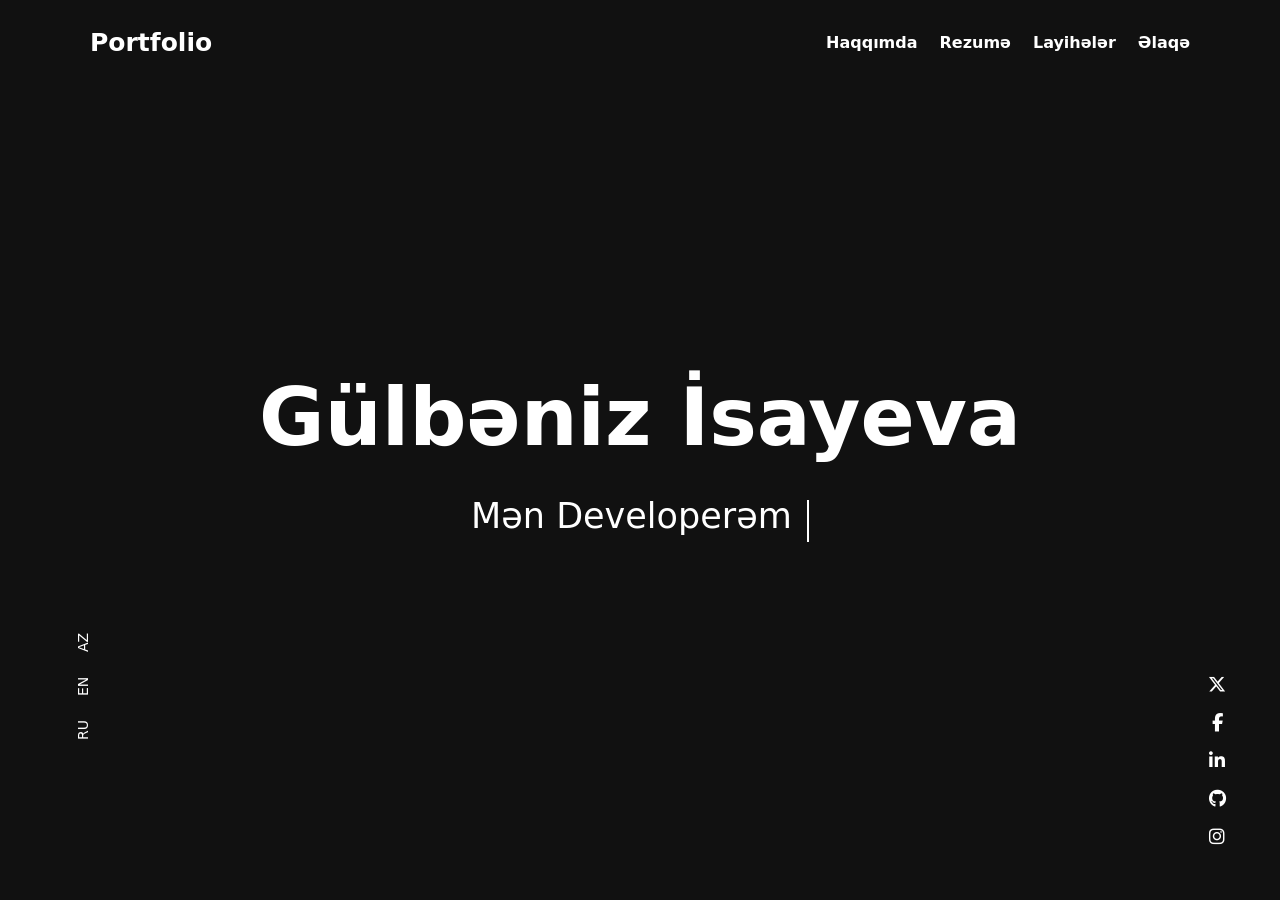
<file: index.html>
<!DOCTYPE html>
<html lang="az">
<head>
  <meta charset="UTF-8" />
  <meta name="viewport" content="width=device-width, initial-scale=1.0" />
  <title data-text="page_title">Portfolio</title>
  <link rel="stylesheet" href="./assets/scss/pages/index.css">
  <link href="https://cdnjs.cloudflare.com/ajax/libs/font-awesome/6.5.0/css/all.min.css" rel="stylesheet">
</head>
<body>
<header class="header">
  <div class="container">
    
    <a href="index.html" class="brand" data-text="brand">Portfolio</a>
  <nav class="nav">
      <a href="./about.html"    class="transition-link" data-text="nav_about">About</a>
      <a href="./resume.html"   class="transition-link" data-text="nav_resume">Resume</a>
      <a href="./projects.html" class="transition-link" data-text="nav_projects">Projects</a>
      <a href="./contact.html"  class="transition-link" data-text="nav_contact">Contact</a>
    </nav>
  </div>
  <div class="page-transition active from-top" aria-hidden="true"></div>
</header>

<ul class="lang">
  <li><a href="#" data-lang="az"><span data-text="lang_az">AZ</span></a></li>
  <li><a href="#" data-lang="en"><span data-text="lang_en">EN</span></a></li>
  <li><a href="#" data-lang="ru"><span data-text="lang_ru">RU</span></a></li>
</ul>
<div class="social">
  <a href="https://x.com/" target="_blank" aria-label="Twitter"><i class="fa-brands fa-x-twitter"></i></a>
  <a href="https://www.facebook.com/" target="_blank" aria-label="Facebook"><i class="fa-brands fa-facebook-f"></i></a>
  <a href="https://www.linkedin.com/" target="_blank" aria-label="LinkedIn"><i class="fa-brands fa-linkedin-in"></i></a>
  <a href="https://github.com/" target="_blank" aria-label="GitHub"><i class="fa-brands fa-github"></i></a>
  <a href="https://www.instagram.com/" target="_blank" aria-label="Instagram"><i class="fa-brands fa-instagram"></i></a>
</div>

<main class="hero">
  <div class="hero-content">
    <h1 class="hero-title" data-text="home_title">Gulbeniz Isayeva</h1>
    <p class="hero-subtitle">
      <span data-text="home_im">I'm a</span>
      <span> </span>
      <span id="role"></span><span class="cursor"></span>
    </p>
  </div>
</main>
<script type="module" src="./assets/js/lang/translate.js"></script>
<script type="module" src="./assets/js/index.js"></script>
</body>
</html>
</file>
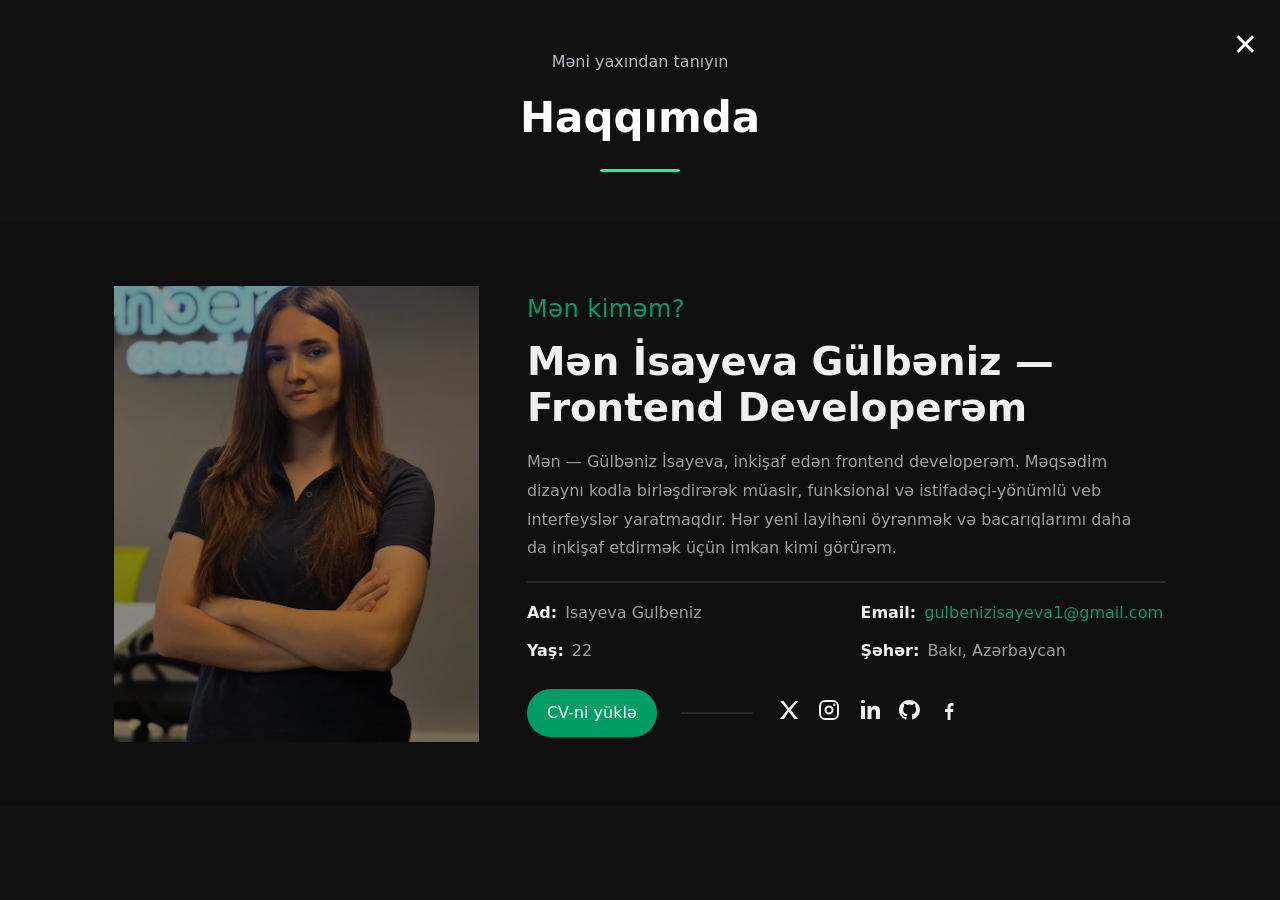
<file: about.html>
<!DOCTYPE html>
<html lang="az">
<head>
  <meta charset="UTF-8" />
  <meta name="viewport" content="width=device-width, initial-scale=1.0" />
  <link rel="stylesheet" href="./assets/scss/pages/index.css">
  <link href="https://fonts.googleapis.com/css2?family=Inter:ital,opsz,wght@0,14..32,100..900;1,14..32,100..900&family=Montserrat:ital,wght@0,100..900;1,100..900&family=Poppins:ital,wght@0,100;0,200;0,300;0,400;0,500;0,600;0,700;0,800;0,900;1,100;1,200;1,300;1,400;1,500;1,600;1,700;1,800;1,900&family=Roboto:ital,wght@0,233;1,233&display=swap" rel="stylesheet"/>
  <link rel="stylesheet" href="https://cdnjs.cloudflare.com/ajax/libs/font-awesome/6.5.1/css/all.min.css"/>
  <title>About</title>
  <link rel="shortcut icon" href="./assets/icons/favicon.ico" type="image/x-icon">
</head>

<body>
  <section class="contact-hero">
    <p class="ch-sub" data-text="about_hero_sub">Get to know me</p>
    <h1 class="ch-title" data-text="about_hero_title">About me</h1>
    <div class="ch-decor"><span></span><i></i></div>
  </section>

  <a href="./index.html" class="close-btn" aria-label="Close">✕</a>

 
  <section class="about" id="about">
    <div class="about__wrap container">

      <!-- <figure class="about__photo">
        <img src="./assets/image/profil.image.jpg" alt="Isayeva Gulbeniz">
      </figure>

      <div class="about__content">
        <p class="eyebrow" data-text="about_eyebrow">Who am I?</p>

        <h1 class="about__title" data-text="about_title">
          I’m Isayeva Gulbeniz — a Frontend Developer
        </h1>

        <p class="about__lead" data-text="about_lead">
          I'am Gulbeniz Isayeva — a growing frontend developer. My goal is to combine design with code to create modern, functional, and user-friendly web interfaces. I see every new project as an opportunity to learn and further improve my skills.
        </p>

        <span class="about__rule" aria-hidden="true"></span>

        <div class="about__info">
          <div class="pair">
            <span class="label" data-text="about_label_name">Name:</span>
            <span class="value">Isayeva Gulbeniz</span>
          </div>
          <div class="pair">
            <span class="label" data-text="about_label_email">Email:</span>
            <span class="value">
              <a href="mailto:gulbenizisayeva1@gmail.com">gulbenizisayeva1@gmail.com</a>
            </span>
          </div>
          <div class="pair">
            <span class="label" data-text="about_label_age">Age:</span>
            <span class="value">22</span>
          </div>
          <div class="pair">
            <span class="label" data-text="about_label_from">From:</span>
            <span class="value" data-text="about_value_from">Baku, Azerbaijan</span>
          </div>
        </div>

        <div class="about__cta">
          <a class="btn"
             href="./assets/icons/IsayevaGulbeniz1CV.pdf.pdf"
             download
             data-text="about_download">Download CV</a>
          <span class="about__sep" aria-hidden="true"></span>

          <ul class="socials">
            <li>
              <a href="https://x.com/i/flow/login" target="_blank" aria-label="Twitter">
                <svg width="24" height="24" viewBox="0 0 24 24" fill="currentColor" aria-hidden="true">
                  <path d="M3 3h3.7l5.2 6.9L18.5 3H21l-7.1 8.9L21 21h-3.7l-5.6-7.5L7 21H3l7.4-9.3L3 3z"/>
                </svg>
              </a>
            </li>
            <li>
              <a href="https://www.instagram.com/accounts/login/?hl=en" target="_blank" aria-label="Instagram">
                <svg width="24" height="24" viewBox="0 0 24 24" fill="none" aria-hidden="true">
                  <rect x="3" y="3" width="18" height="18" rx="5" stroke="currentColor" stroke-width="2"/>
                  <circle cx="12" cy="12" r="3.5" stroke="currentColor" stroke-width="2"/>
                  <circle cx="17.3" cy="6.7" r="1.2" fill="currentColor"/>
                </svg>
              </a>
            </li>
            <li>
              <a href="https://www.linkedin.com/feed/" target="_blank" aria-label="LinkedIn">
                <svg width="24" height="24" viewBox="0 0 24 24" fill="currentColor" aria-hidden="true">
                  <path d="M4 3.5A1.5 1.5 0 0 1 5.5 2H6.5A1.5 1.5 0 0 1 8 3.5 1.5 1.5 0 0 1 6.5 5H5.5A1.5 1.5 0 0 1 4 3.5ZM4 8H8V21H4V8ZM10 8H14V9.9h.1c.6-1.1 2-2.2 4.1-2.2 3.4 0 4.8 2.1 4.8 5.4V21h-4v-6.1c0-1.5-.1-3.4-2.1-3.4-2.1 0-2.4 1.6-2.4 3.3V21h-4V8Z"/>
                </svg>
              </a>
            </li>
            <li>
              <a href="https://github.com/login" target="_blank" aria-label="GitHub">
                <svg width="24" height="24" viewBox="0 0 24 24" fill="currentColor" aria-hidden="true">
                  <path d="M12 2a10 10 0 0 0-3.2 19.5c.5.1.7-.2.7-.5v-1.9c-2.8.6-3.4-1.3-3.4-1.3-.5-1.1-1.2-1.4-1.2-1.4-1-.7.1-.7.1-.7 1.1.1 1.7 1.2 1.7 1.2 1 1.7 2.7 1.2 3.4.9.1-.7.4-1.2.7-1.5-2.2-.2-4.6-1.1-4.6-5a3.9 3.9 0 0 1 1-2.7c-.1-.2-.4-1.3.1-2.7 0 0 .8-.3 2.8 1a9.6 9.6 0 0 1 5.1 0c2-1.3 2.8-1 2.8-1 .5 1.4.2 2.5.1 2.7a3.9 3.9 0 0 1 1 2.7c0 3.9-2.4 4.9-4.6 5 .4.3.7.9.7 1.9v2.8c0 .3.2.6.7.5A10 10 0 0 0 12 2z"/>
                </svg>
              </a>
            </li>
            <li>
              <a href="https://www.facebook.com/home.php" target="_blank" aria-label="Facebook">
                <svg width="24" height="24" viewBox="0 0 24 24" fill="currentColor" aria-hidden="true">
                  <path d="M13.5 22v-8h2.6l.4-3h-3V9.3c0-.9.3-1.5 1.6-1.5h1.4V5.1c-.7-.1-1.5-.1-2.2-.1-2.2 0-3.7 1.3-3.7 3.8V11H8v3h2.6v8h2.9z"/>
                </svg>
              </a>
            </li>
          </ul>
        </div>
      </div> -->

    </div>
  </section>
  <script type="module" src="./assets/js/lang/translate.js"></script>
  <script type="module" src="./assets/js/about.js"></script>
</body>
</html>
</file>
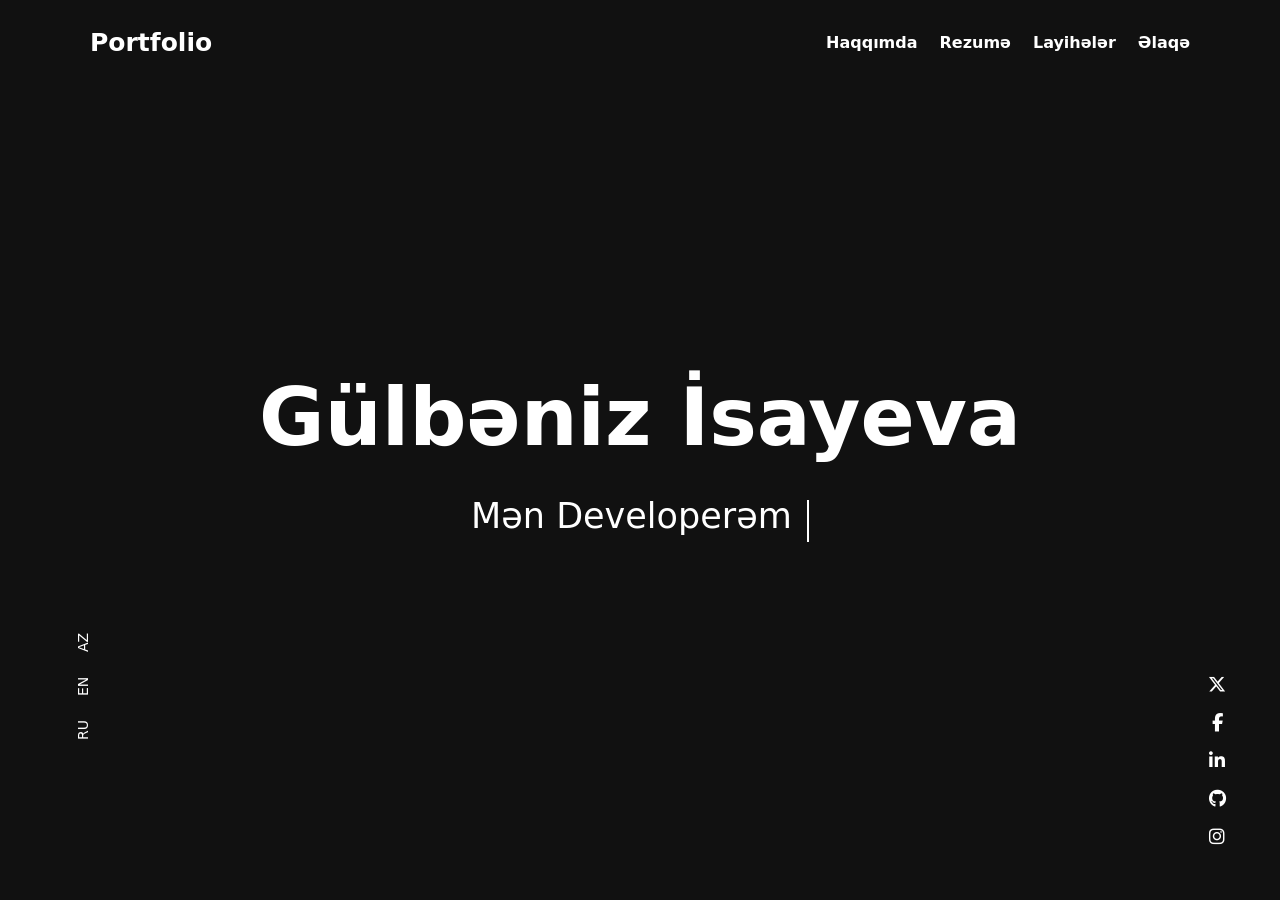
<file: admin.html>
<!DOCTYPE html>
<html lang="az">
<head>
  <meta charset="utf-8" />
  <meta name="viewport" content="width=device-width, initial-scale=1" />
  <title>Admin Panel</title>
  <link rel="stylesheet" href="./assets/scss/pages/admin..css">
</head>
<body>
  <div class="admin">
    <header class="topbar">
      <h1>Admin Panel</h1>
      <div class="actions">
        <button id="btn-import" class="btn">JSON import</button>
        <button id="btn-export" class="btn btn-primary">data.js export</button>
        <button id="btn-logout" class="btn btn-dark">Çıxış</button>
      </div>
    </header>
    <nav class="tabs" role="tablist">
      <button class="tab active" data-tab="about">About</button>
      <button class="tab" data-tab="skills">Skills</button>
      <button class="tab" data-tab="projects">Projects</button>
      <button class="tab" data-tab="contact">Contact</button>
    </nav>
    <section id="panel-about" class="panel active">
      <form id="form-about" class="form" novalidate>
        <div class="grid-2">
          <label>Photo URL <input name="photo" type="text" placeholder="./assets/image/profile.jpg"></label>
          <label>Alt <input name="alt" type="text" placeholder="Isayeva Gulbeniz" required></label>
        </div>
        <div class="grid-2">
          <label>Eyebrow <input name="eyebrow" type="text" placeholder="Who am I?" required></label>
          <label>Title <input name="title" type="text" placeholder="I’m ... — Frontend Developer" required></label>
        </div>
        <label>Lead
          <textarea name="lead" rows="4" placeholder="Qısa about mətni..." required></textarea>
        </label>
        <label>CV URL <input name="cvUrl" type="url" placeholder="./assets/icons/CV.pdf" required></label>

        <h3>Info elementleri</h3>
        <div id="about-info-rows" class="rows"></div>
        <button type="button" class="btn" id="about-info-add">+ element əlavə et</button>

        <div class="form-actions">
          <button type="button" class="btn btn-primary" id="about-save">Yadda saxla</button>
        </div>
      </form>
    </section>
    
    <section id="panel-skills" class="panel">
      <div class="table-actions">
        <button id="skill-add" class="btn">+ Skill əlavə et</button>
      </div>
      <table class="table" id="skills-table">
        <thead><tr><th>#</th><th>Ad</th><th>Faiz (0–100)</th><th>Əməliyyat</th></tr></thead>
        <tbody></tbody>
      </table>
       <div class="form-actions">
          <button type="button" class="btn btn-primary" id="skills-save">Yadda saxla</button>
        </div>
    </section>

     <section id="panel-projects" class="panel">
      <div class="table-actions">
        <button id="proj-add" class="btn">+ Project əlavə et</button>
      </div>
      <table class="table" id="projects-table">
        <thead><tr><th>#</th><th>Başlıq</th><th>Şəkillər (vergüllə)</th><th>Əməliyyat</th></tr></thead>
        <tbody></tbody>
      </table>
       <div class="form-actions">
          <button type="button" class="btn btn-primary" id="projects-save">Yadda saxla</button>
        </div>
    </section>

    
    <section id="panel-contact" class="panel">
      <div class="table-actions">
        <button id="contact-add" class="btn">+ Sətir əlavə et</button>
      </div>
      <table class="table" id="contact-table">
        <thead><tr><th>#</th><th>Label</th><th>Value</th><th>Href (opsional)</th><th>Əməliyyat</th></tr></thead>
        <tbody></tbody>
      </table>
        <div class="form-actions">
          <button type="button" id="contact-save" class="btn btn-primary">Yadda saxla</button>
        </div>
    </section>
  </div>

  <script type="module" src="./assets/js/admin.js"></script>
</body>
</html>
</file>
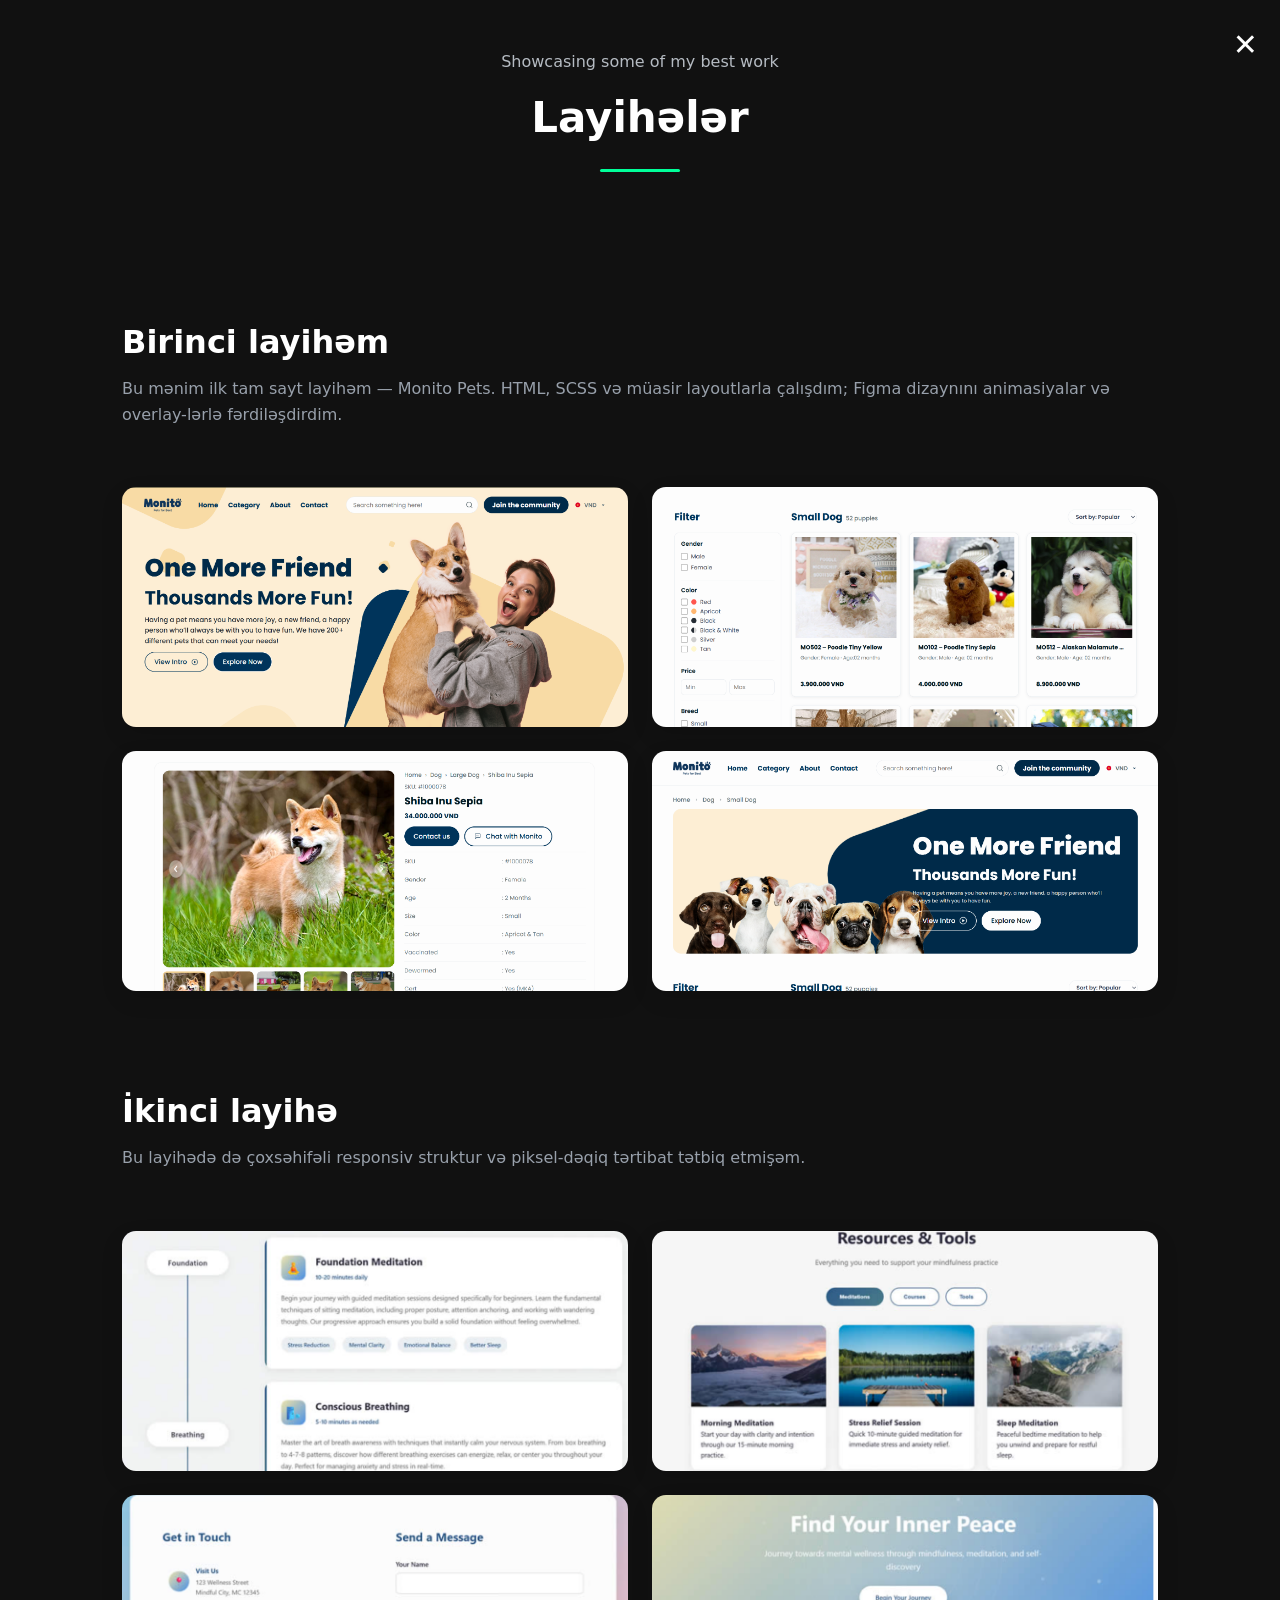
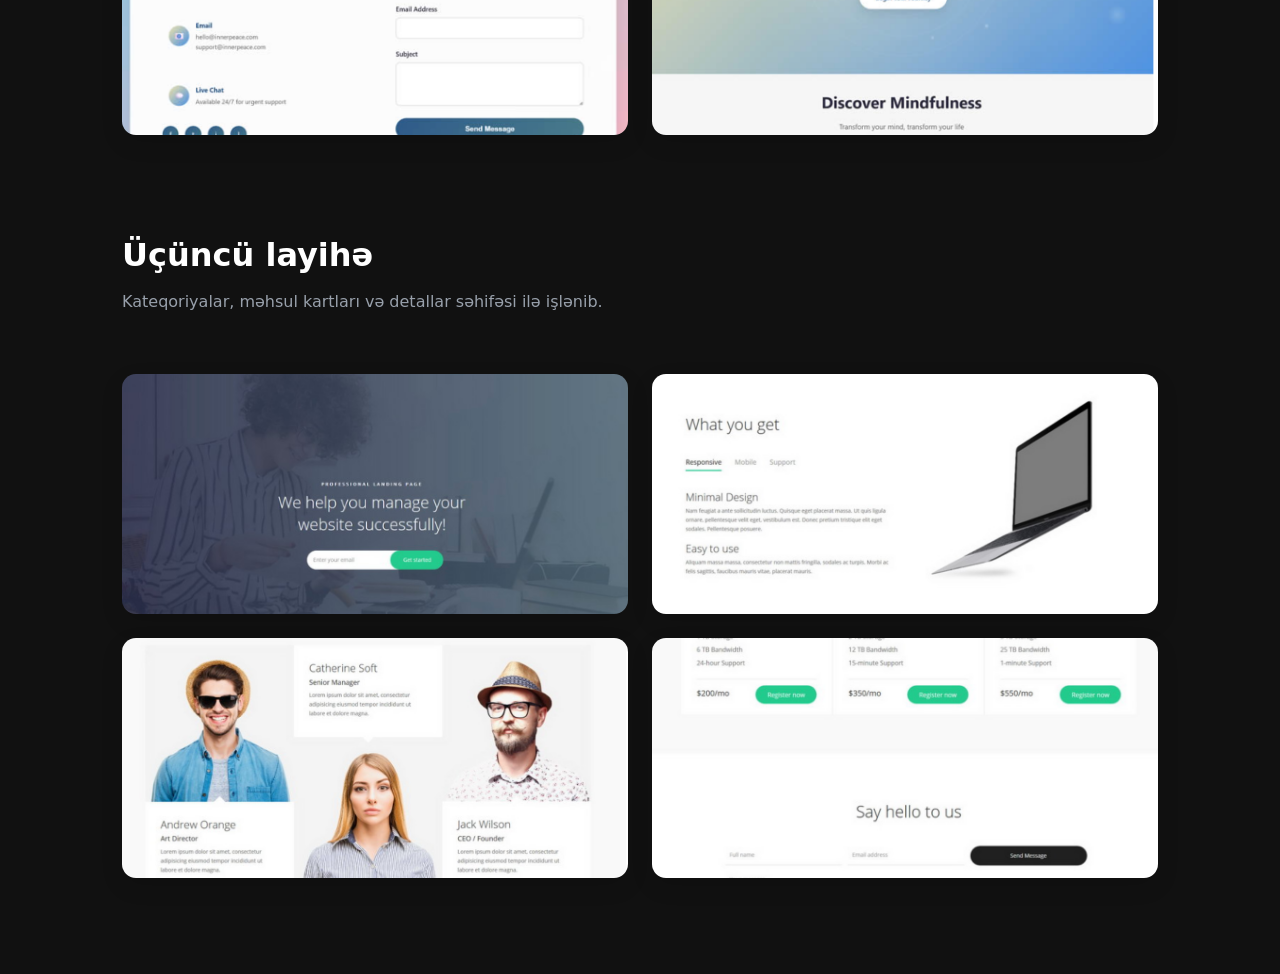
<file: projects.html>
<!DOCTYPE html>
<html lang="az">
<head>
  <meta charset="UTF-8" />
  <meta name="viewport" content="width=device-width, initial-scale=1.0" />
  <link rel="stylesheet" href="./assets/scss/pages/index.css">
  <link href="https://fonts.googleapis.com/css2?family=Inter:ital,opsz,wght@0,14..32,100..900;1,14..32,100..900&family=Montserrat:ital,wght@0,100..900;1,100..900&family=Poppins:ital,wght@0,100;0,200;0,300;0,400;0,500;0,600;0,700;0,800;0,900;1,100;1,200;1,300;1,400;1,500;1,600;1,700;1,800;1,900&family=Roboto:ital,wght@0,233;1,233&display=swap" rel="stylesheet"/>
  <link rel="stylesheet" href="https://cdnjs.cloudflare.com/ajax/libs/font-awesome/6.5.1/css/all.min.css"/>
  <title>Projects</title>
  <link rel="shortcut icon" href="./assets/icons/favicon.ico" type="image/x-icon">
</head>
<body>
<section class="contact-hero">
    <p class="ch-sub" data-text="projects_hero_sub">Showcasing some of my best work</p>
    <h1 class="ch-title" data-text="projects_hero_title">Projects</h1>
    <div class="ch-decor">
      <span></span><i></i>
    </div>
  </section>

  <a href="./index.html" class="close-btn" aria-label="Close">✕</a>

  <section class="projects section-narrow" id="projects">

    
    <!-- <h2 id="projects-title-1" data-text="projects_title1">My First Project</h2>
    <p class="lead" data-text="projects_lead1">
      This is my very first full website project — <strong>Monito Pets</strong>.
      It’s a multi-page responsive site where I practiced HTML, SCSS and modern layouts.
      The base design came from Figma, but I customized it with animations, overlays and pixel-perfect styling.
      <br><strong>Monito Pets -</strong> is a modern e-commerce website concept for pet lovers.
      The site showcases categories, product cards, and detailed pages for pet food, toys, and accessories.
      It was designed to create a friendly, colorful and trustworthy online shop where owners can easily find what their pets need.
    </p>

    <div class="project-grid">
      <a class="project-card" href="#lb-1" aria-label="Open Home page">
        <img src="./assets/image/M.sehife.1.png" alt="Monito Pets — Home page" width="640" height="400" loading="lazy">
        <span class="overlay">
          <strong data-text="projects_home_title">Home page</strong>
          <em data-text="projects_home_sub">Hero & CTA section</em>
        </span>
      </a>

      <a class="project-card" href="#lb-2" aria-label="Open Category grid">
        <img src="./assets/image/M.Sehife.2..png" alt="Monito Pets — Category grid" width="640" height="400" loading="lazy">
        <span class="overlay">
          <strong data-text="projects_category_title">Category grid</strong>
          <em data-text="projects_category_sub">Auto-fit responsive grid</em>
        </span>
      </a>

      <a class="project-card" href="#lb-3" aria-label="Open Product cards">
        <img src="./assets/image/M.Sehife.3..png" alt="Monito Pets — Product cards" width="640" height="400" loading="lazy">
        <span class="overlay">
          <strong data-text="projects_product_title">Product cards</strong>
          <em data-text="projects_product_sub">Hover & soft shadows</em>
        </span>
      </a>

      <a class="project-card" href="#lb-4" aria-label="Open Details page">
        <img src="./assets/image/M.Sehife.4..png" alt="Monito Pets — Details page" width="640" height="400" loading="lazy">
        <span class="overlay">
          <strong data-text="projects_details_title">Details page</strong>
          <em data-text="projects_details_sub">Gallery & sticky CTA</em>
        </span>
      </a>
    </div>

  
    <h2 id="projects-title-2" data-text="projects_title2">2nd project</h2>
    <p class="lead" data-text="projects_lead2">
      This is my very first full website project — <strong>Monito Pets</strong>.
      It’s a multi-page responsive site where I practiced HTML, SCSS and modern layouts.
      The base design came from Figma, but I customized it with animations, overlays and pixel-perfect styling.
      <br><strong>Monito Pets -</strong> is a modern e-commerce website concept for pet lovers.
      The site showcases categories, product cards, and detailed pages for pet food, toys, and accessories.
      It was designed to create a friendly, colorful and trustworthy online shop where owners can easily find what their pets need.
    </p>

    <div class="project-grid">
      <a class="project-card" href="#lb-1" aria-label="Open Home page">
        <img src="./assets/image/project-2photo2.png" alt="Project 2 — Home page" width="640" height="400" loading="lazy">
        <span class="overlay">
          <strong data-text="projects_home_title">Home page</strong>
          <em data-text="projects_home_sub">Hero & CTA section</em>
        </span>
      </a>

      <a class="project-card" href="#lb-2" aria-label="Open Category grid">
        <img src="./assets/image/project-2photo3.png" alt="Project 2 — Category grid" width="640" height="400" loading="lazy">
        <span class="overlay">
          <strong data-text="projects_category_title">Category grid</strong>
          <em data-text="projects_category_sub">Auto-fit responsive grid</em>
        </span>
      </a>

      <a class="project-card" href="#lb-3" aria-label="Open Product cards">
        <img src="./assets/image/project-2photo4.png" alt="Project 2 — Product cards" width="640" height="400" loading="lazy">
        <span class="overlay">
          <strong data-text="projects_product_title">Product cards</strong>
          <em data-text="projects_product_sub">Hover & soft shadows</em>
        </span>
      </a>

      <a class="project-card" href="#lb-4" aria-label="Open Details page">
        <img src="./assets/image/project-2phtot1.png" alt="Project 2 — Details page" width="640" height="400" loading="lazy">
        <span class="overlay">
          <strong data-text="projects_details_title">Details page</strong>
          <em data-text="projects_details_sub">Gallery & sticky CTA</em>
        </span>
      </a>
    </div>


    <h2 id="projects-title-3" data-text="projects_title3">3rd project</h2>
    <p class="lead" data-text="projects_lead3">
      This is my very first full website project — <strong>Monito Pets</strong>.
      It’s a multi-page responsive site where I practiced HTML, SCSS and modern layouts.
      The base design came from Figma, but I customized it with animations, overlays and pixel-perfect styling.
      <br><strong>Monito Pets -</strong> is a modern e-commerce website concept for pet lovers.
      The site showcases categories, product cards, and detailed pages for pet food, toys, and accessories.
      It was designed to create a friendly, colorful and trustworthy online shop where owners can easily find what their pets need.
    </p>

    <div class="project-grid">
      <a class="project-card" href="#lb-1" aria-label="Open Home page">
        <img src="./assets/image/project-3photo1.png" alt="Project 3 — Home page" width="640" height="400" loading="lazy">
        <span class="overlay">
          <strong data-text="projects_home_title">Home page</strong>
          <em data-text="projects_home_sub">Hero & CTA section</em>
        </span>
      </a>

      <a class="project-card" href="#lb-2" aria-label="Open Category grid">
        <img src="./assets/image/project-3photo2.png" alt="Project 3 — Category grid" width="640" height="400" loading="lazy">
        <span class="overlay">
          <strong data-text="projects_category_title">Category grid</strong>
          <em data-text="projects_category_sub">Auto-fit responsive grid</em>
        </span>
      </a>

      <a class="project-card" href="#lb-3" aria-label="Open Product cards">
        <img src="./assets/image/project-3photo3.png" alt="Project 3 — Product cards" width="640" height="400" loading="lazy">
        <span class="overlay">
          <strong data-text="projects_product_title">Product cards</strong>
          <em data-text="projects_product_sub">Hover & soft shadows</em>
        </span>
      </a>

      <a class="project-card" href="#lb-4" aria-label="Open Details page">
        <img src="./assets/image/project-3photo4.png" alt="Project 3 — Details page" width="640" height="400" loading="lazy">
        <span class="overlay">
          <strong data-text="projects_details_title">Details page</strong>
          <em data-text="projects_details_sub">Gallery & sticky CTA</em>
        </span>
      </a>
    </div> -->

  </section>
  <script type="module" src="./assets/js/lang/translate.js"></script>
  <script type="module" src="./assets/js/project.js"></script>
</body>
</html>
</file>
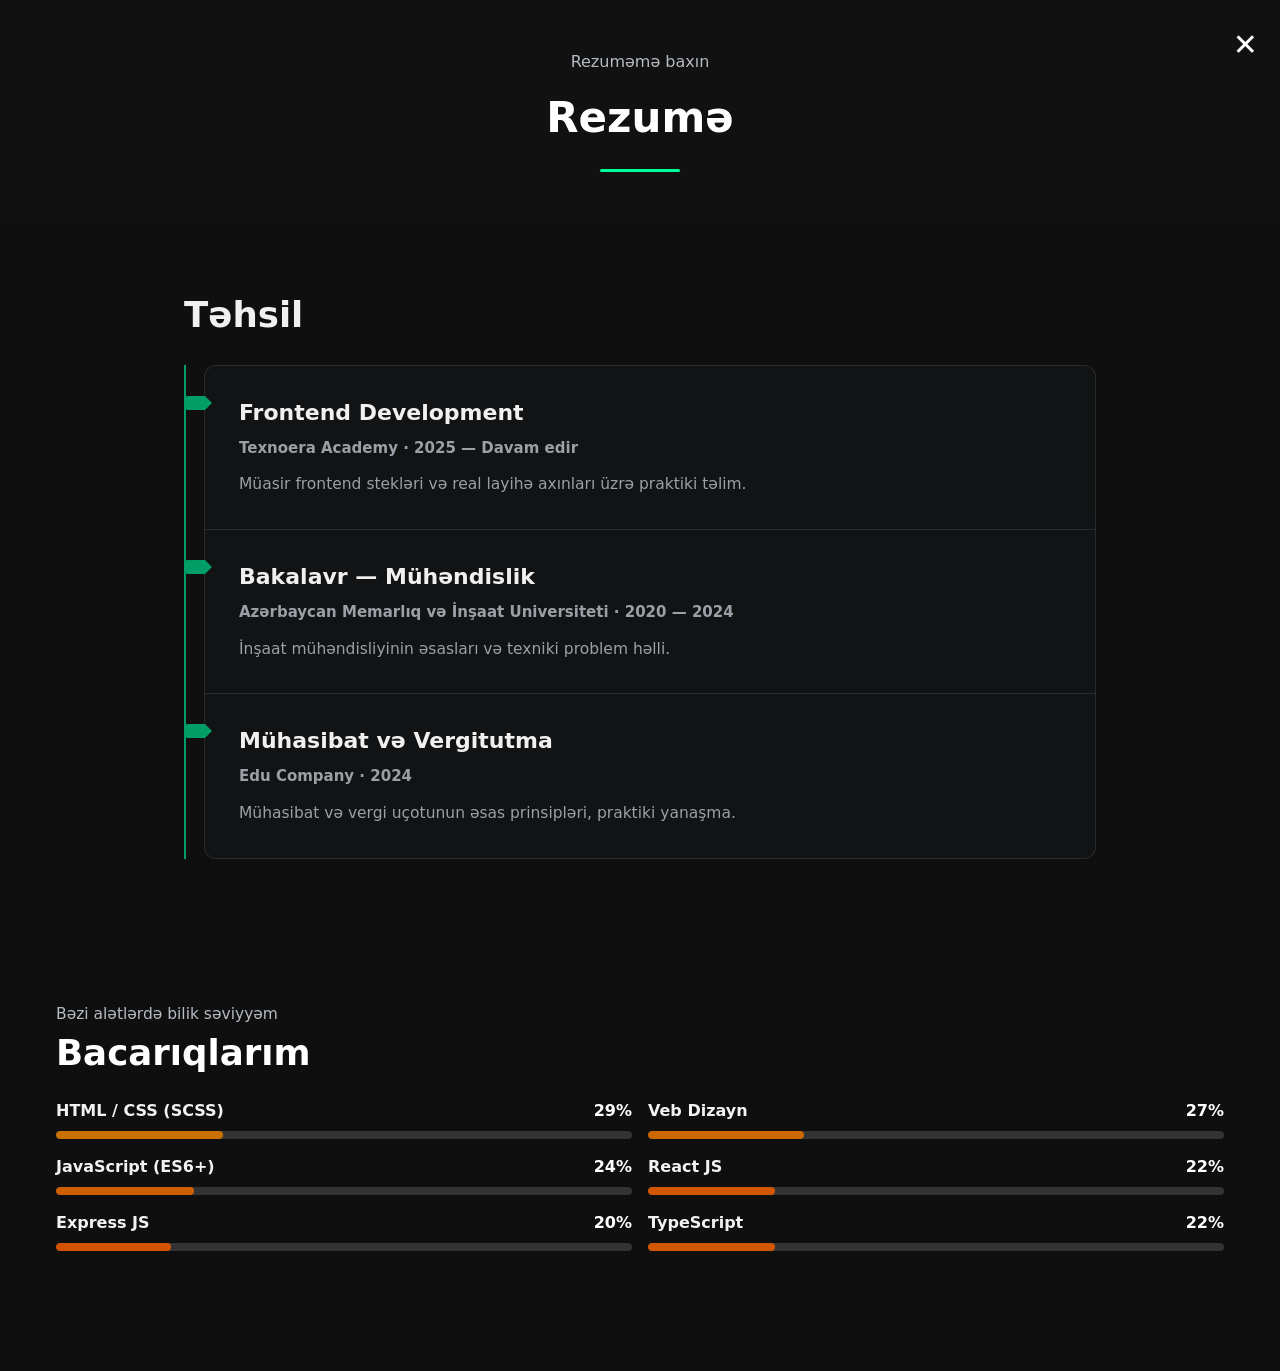
<file: resume.html>
<!DOCTYPE html>
<html lang="az">
<head>
  <meta charset="UTF-8" />
  <meta name="viewport" content="width=device-width, initial-scale=1.0" />
  <link rel="stylesheet" href="./assets/scss/pages/index.css">
    <link
      href="https://fonts.googleapis.com/css2?family=Inter:ital,opsz,wght@0,14..32,100..900;1,14..32,100..900&family=Montserrat:ital,wght@0,100..900;1,100..900&family=Poppins:ital,wght@0,100;0,200;0,300;0,400;0,500;0,600;0,700;0,800;0,900;1,100;1,200;1,300;1,400;1,500;1,600;1,700;1,800;1,900&family=Roboto:ital,wght@0,233;1,233&display=swap"
      rel="stylesheet"
    />
    <link
      rel="stylesheet"
      href="https://cdnjs.cloudflare.com/ajax/libs/font-awesome/6.5.1/css/all.min.css"
    />
  <title>Resume</title>
  <link rel="shortcut icon" href="./assets/icons/favicon.ico" type="image/x-icon">
  </head>
<body>
  

<section class="contact-hero">
  <p class="ch-sub">Check out my Resume</p>
  <h1 class="ch-title">Resume</h1>

<div class="ch-decor">
    <span></span><i></i>
  </div>
</section>

<a href="./index.html" class="close-btn" aria-label="Close">✕</a>

<section class="education" id="education">
  <div class="education__container">
    <h2 class="education__title">Education</h2>
<div class="edu-list">

      <article class="edu-card">
        <span class="edu-card__marker" aria-hidden="true"></span>
        <h3 class="edu-card__degree">Frontend Development</h3>
        <div class="edu-card__meta">Texnoera Academy · 2025 — Ongoing</div>
        <p class="edu-card__desc">
          Practical training focused on modern frontend stacks and real project workflows.
        </p>
      </article>

      <article class="edu-card">
        <span class="edu-card__marker" aria-hidden="true"></span>
        <h3 class="edu-card__degree">Bachelor Degree — Engineering</h3>
        <div class="edu-card__meta">
          Azerbaijan University of Architecture and Construction · 2020 — 2024
        </div>
        <p class="edu-card__desc">
          Focused on construction engineering fundamentals and technical problem-solving.
        </p>
      </article>

    <article class="edu-card">
        <span class="edu-card__marker" aria-hidden="true"></span>
        <h3 class="edu-card__degree">Accounting &amp; Taxation</h3>
        <div class="edu-card__meta">Edu Company · 2024</div>
        <p class="edu-card__desc">
          Core principles of bookkeeping and taxation with hands-on practice.
        </p>
      </article>

    </div>
  </div>
</section>


<section class="skills" id="skills">
  <div class="skills__container">
    <p class="skills__subtitle">My level of knowledge in some tools</p>
    <h2 class="skills__title">My Skills</h2>
    

    <ul class="skills__list">
      <!-- <li class="skill">
        <div class="skill__head">
          <span class="skill__name">HTML / CSS (SCSS)</span>
          <span class="skill__value">85%</span>
        </div>
        <div class="skill__bar"><span style="width:85%"></span></div>
      </li>

      <li class="skill">
        <div class="skill__head">
          <span class="skill__name">Web Design</span>
          <span class="skill__value">80%</span>
        </div>
        <div class="skill__bar"><span style="width:80%"></span></div>
      </li>

    <li class="skill">
        <div class="skill__head">
          <span class="skill__name">JavaScript (ES6+)</span>
          <span class="skill__value">65%</span>
        </div>
        <div class="skill__bar"><span style="width:65%"></span></div>
      </li>

      <li class="skill">
        <div class="skill__head">
          <span class="skill__name">React JS</span>
          <span class="skill__value">60%</span>
        </div>
        <div class="skill__bar"><span style="width:60%"></span></div>
      </li>

      <li class="skill">
        <div class="skill__head">
          <span class="skill__name">Express JS</span>
          <span class="skill__value">60%</span>
        </div>
        <div class="skill__bar"><span style="width:60%"></span></div>
      </li>

    <li class="skill">
        <div class="skill__head">
          <span class="skill__name">TypeScript</span>
          <span class="skill__value">60%</span>
        </div>
        <div class="skill__bar"><span style="width:60%"></span></div>
      </li> -->
    </ul>
  </div>
</section>
<script type="module" src="./assets/js/lang/translate.js"></script>
<script type="module" src="./assets/js/resume.js"></script>
</body>
</file>
<file: assets/scss/pages/index.css>
@charset "UTF-8";
.education {
  --bg:#0f0f10;
  --card:#121314;
  --text:#d6d6d6;
  --muted:#9aa0a6;
  --white:#f0f0f0;
  --accent:#009e66;
  background: var(--bg);
  color: var(--text);
  padding-block: 72px;
  font-family: system-ui, -apple-system, Segoe UI, Roboto, Arial, sans-serif;
}

.education__container {
  max-width: 960px;
  margin: 0 auto;
  padding-inline: 24px;
}

.education__title {
  color: var(--white);
  font-weight: 800;
  line-height: 1.2;
  margin: 0 0 28px;
  font-size: clamp(24px, 2vw + 10px, 36px);
  text-align: left;
}

.edu-list {
  position: relative;
  display: grid;
  gap: 0;
  padding-left: 20px;
}

.edu-list::before {
  content: "";
  position: absolute;
  left: 0;
  top: 0;
  bottom: 0;
  width: 2px;
  background: var(--accent);
}

.edu-card {
  position: relative;
  background: var(--card);
  border-left: 1px solid rgba(255, 255, 255, 0.1);
  border-right: 1px solid rgba(255, 255, 255, 0.1);
  border-top: 1px solid rgba(255, 255, 255, 0.1);
  padding: 30px 34px;
}

.edu-card:first-child {
  border-radius: 12px 12px 0 0;
}

.edu-card:last-child {
  border-bottom: 1px solid rgba(255, 255, 255, 0.1);
  border-radius: 0 0 12px 12px;
}

.edu-card:hover {
  border-color: rgba(255, 255, 255, 0.18);
}

.edu-card__marker {
  position: absolute;
  left: -20px;
  top: 30px;
  width: 20px;
  height: 14px;
  background: var(--accent);
  border-radius: 3px 0 0 3px;
}

.edu-card__marker::after {
  content: "";
  position: absolute;
  right: -7px;
  top: 0;
  bottom: 0;
  border-top: 7px solid transparent;
  border-bottom: 7px solid transparent;
  border-left: 7px solid var(--accent);
}

.edu-card__degree {
  margin: 0 0 8px;
  font-weight: 700;
  color: var(--white);
  font-size: clamp(18px, 1vw + 12px, 22px);
}

.edu-card__meta {
  color: var(--muted);
  font-weight: 600;
  margin: 0 0 12px;
  font-size: 15px;
}

.edu-card__desc {
  margin: 0;
  color: var(--muted);
  line-height: 1.8;
  font-size: 15.5px;
}

@media (max-width: 560px) {
  .edu-list {
    padding-left: 16px;
  }
  .edu-list::before {
    left: 0;
  }
  .edu-card__marker {
    left: -18px;
  }
}
.skills {
  --bg:#0f0f10;
  --text:#d6d6d6;
  --muted:#b5bbc2;
  --white:#fff;
  --accent:#009e66;
  --line:#2a2c2f;
  background: var(--bg);
  color: var(--text);
  padding: 72px 0 120px;
  font-family: system-ui, -apple-system, Segoe UI, Roboto, Arial, sans-serif;
}

.skills__container {
  max-width: 1200px;
  margin: 0 auto;
  padding-inline: 16px;
}

.skills__subtitle {
  color: var(--muted);
  margin: 0 0 6px;
  font-size: 15.5px;
  text-align: left;
}

.skills__title {
  color: var(--white);
  font-weight: 800;
  line-height: 1.2;
  margin: 0 0 24px;
  font-size: clamp(24px, 2vw + 10px, 36px);
  text-align: left;
}

.skills__list {
  list-style: none;
  margin: 0;
  padding: 0;
  display: grid;
  grid-template-columns: repeat(2, minmax(0, 1fr));
  -moz-column-gap: 48px;
       column-gap: 48px;
  row-gap: 28px;
}

.skill__head {
  display: flex;
  align-items: center;
  justify-content: space-between;
  margin-bottom: 12px;
}

.skill__name {
  color: var(--white);
  font-weight: 600;
}

.skill__value {
  color: var(--white);
  font-weight: 700;
}

.skill__bar {
  position: relative;
  height: 10px;
  background: var(--line);
  border-radius: 999px;
  overflow: hidden;
}

.skill__bar > span {
  position: absolute;
  left: 0;
  top: 0;
  bottom: 0;
  background: var(--accent);
  border-radius: 999px;
  width: 0;
  transition: width 0.6s ease;
}

.skills__list {
  list-style: none;
  margin: 0;
  padding: 0;
  display: grid;
  gap: 16px;
}

.skill {
  display: block;
}

.skill__head {
  display: flex;
  justify-content: space-between;
  align-items: center;
  gap: 12px;
  margin-bottom: 8px;
}

.skill__name {
  opacity: 0.95;
}

.skill__value {
  min-width: 48px;
  text-align: right;
  font-variant-numeric: tabular-nums;
}

.skill__bar {
  height: 8px;
  border-radius: 999px;
  overflow: hidden;
  background: rgba(255, 255, 255, 0.15);
}

.skill__bar > span {
  display: block;
  height: 100%;
  width: 0%;
  background: #009e66;
  border-radius: 999px;
  transition: filter 0.2s ease;
  filter: saturate(1.5) brightness(0.9);
}

@media (max-width: 768px) {
  .skills__list {
    grid-template-columns: 1fr;
  }
}
.about {
  --bg:#0f0f10;
  --text:#dadada;
  --muted:#9f9f9f;
  --white:#f0f0f0;
  --accent:#009e66;
  --line:#2a2c2f;
  background: var(--bg);
  color: var(--text);
  padding-block: 64px;
  font-family: system-ui, -apple-system, Segoe UI, Roboto, Arial, sans-serif;
}

.about .container {
  max-width: 1200px;
  margin: auto;
  padding-inline: 24px;
}

.about__wrap {
  display: grid;
  grid-template-columns: 480px 1fr;
  gap: 48px;
  align-items: center;
}

.about__photo {
  margin: 0;
  overflow: hidden;
  background: #000;
  position: relative;
}
.about__photo img {
  width: 100%;
  height: 100%;
  max-height: 500px;
  -o-object-fit: cover;
     object-fit: cover;
  display: block;
  aspect-ratio: 4/5;
  z-index: 0;
}
.about__photo ::after {
  content: "";
  position: absolute;
  inset: 0;
  background: rgba(0, 0, 0, 0.25);
  z-index: 1;
  pointer-events: none;
}

.about__content {
  padding: 0;
  background: transparent;
}

.eyebrow {
  color: var(--accent);
  font-weight: 500;
  letter-spacing: 0.5px;
  margin: 0 0 12px;
  font-size: 24px;
}

.about__title {
  color: var(--white);
  font-weight: 700;
  line-height: 1.2;
  margin: 0 0 16px;
  font-size: clamp(26px, 2.4vw + 8px, 42px);
  max-width: 26ch;
}

.about__lead {
  color: var(--muted);
  line-height: 1.8;
  max-width: 60ch;
  margin: 0 0 18px;
}

.about__rule {
  display: block;
  width: 100%;
  height: 2px;
  background: var(--line);
  border-radius: 2px;
  opacity: 0.85;
  margin: 12px 0 18px;
}

.about__info {
  display: grid;
  grid-template-columns: 1fr 1fr;
  gap: 14px 28px;
  margin: 0 0 26px;
}

.about__info .pair {
  display: grid;
  grid-template-columns: auto 1fr;
  gap: 8px;
  align-items: center;
}

.about__info .label {
  color: #f0f0f0;
  font-weight: 600;
}

.about__info .value {
  color: var(--muted);
}

.about__info a {
  color: var(--accent);
  text-decoration: none;
}

.about__info a:hover {
  text-decoration: underline;
}

.about__cta {
  display: flex;
  align-items: center;
  gap: 24px;
  flex-wrap: wrap;
}

.btn {
  background: var(--accent);
  color: #ffffff;
  padding: 12px 20px;
  border-radius: 999px;
  font-weight: 500;
  text-decoration: none;
  display: inline-block;
}

.btn:hover {
  filter: brightness(0.95);
}

.about__sep {
  width: 72px;
  height: 2px;
  background: var(--line);
  border-radius: 2px;
  opacity: 0.85;
}

.socials {
  list-style: none;
  display: flex;
  gap: 16px;
  margin: 0;
  padding: 0;
}

.socials a {
  color: var(--white);
  text-decoration: none;
  display: inline-grid;
  place-items: center;
}

.socials a:hover {
  color: #e6e6e6;
}

.socials svg {
  display: block;
}

@media (max-width: 1024px) {
  .about__wrap {
    grid-template-columns: 1fr;
  }
  .about__photo img {
    aspect-ratio: 16/10;
    max-height: 420px;
  }
  .about__info {
    grid-template-columns: 1fr;
  }
  .about__sep {
    width: 48px;
  }
}
.about__photo {
  position: relative;
}
.about__photo img {
  position: relative;
  z-index: 0;
}
.about__photo::after {
  content: "";
  position: absolute;
  inset: 0;
  background: rgba(0, 0, 0, 0.4);
  z-index: 1;
  pointer-events: none;
}

.section-narrow {
  max-width: 1100px;
  margin: 0 auto;
  padding: 48px 16px;
}

h2 {
  font-size: 32px;
  margin: 0 0 10px;
}

.lead {
  color: #98a0ab;
  line-height: 1.6;
  margin: 0 0 60px;
}

.project-grid {
  display: grid;
  grid-template-columns: repeat(2, 1fr);
  gap: 24px;
}

@media (max-width: 768px) {
  .project-grid {
    grid-template-columns: 1fr;
  }
}
.project-card {
  position: relative;
  display: block;
  border-radius: 14px;
  overflow: hidden;
  background: #111;
  box-shadow: 0 8px 22px rgba(0, 0, 0, 0.12);
  transition: transform 0.3s ease, box-shadow 0.3s ease;
  outline: none;
}

.project-card:focus-visible {
  box-shadow: 0 0 0 3px rgba(0, 128, 255, 0.45), 0 8px 22px rgba(0, 0, 0, 0.12);
}

.project-card img {
  display: block;
  width: 100%;
  height: 240px;
  -o-object-fit: cover;
     object-fit: cover;
  filter: saturate(1.04);
  transition: transform 0.35s ease;
}

.project-card .overlay {
  position: absolute;
  inset: 0;
  display: flex;
  flex-direction: column;
  justify-content: flex-end;
  padding: 14px;
  color: #fff;
  gap: 4px;
  background: linear-gradient(to top, rgba(0, 0, 0, 0.6), rgba(0, 0, 0, 0) 55%);
  opacity: 0;
  pointer-events: none;
  transition: opacity 0.25s ease;
}

.project-card .overlay strong {
  font-weight: 600;
  letter-spacing: 0.2px;
}

.project-card .overlay em {
  font-style: normal;
  opacity: 0.9;
  font-size: 14px;
}

.project-card:hover img {
  transform: scale(1.03);
}

.project-card:hover .overlay {
  opacity: 1;
}

.project-card:hover {
  transform: translateY(-4px);
}

.contact-hero {
  padding: 50px 20px;
  text-align: center;
  color: #fff;
}

.ch-sub {
  font-size: 16px;
  color: #b5bbc2;
  margin-bottom: 12px;
}

.ch-title {
  font-size: 42px;
  font-weight: 700;
  margin-bottom: 20px;
  color: #ffffff;
}

.ch-decor {
  width: 80px;
  height: 3px;
  background: #00ff99;
  margin: 0 auto;
  border-radius: 2px;
}

.ch-decor span,
.ch-decor i {
  display: none;
}

@media (max-width: 768px) {
  .ch-title {
    font-size: 32px;
  }
  .ch-sub {
    font-size: 14px;
  }
  .ch-decor {
    width: 60px;
  }
}
:root {
  --bg:#111111;
  --text:#ffffff;
  --muted:#b5bbc2;
  --green:#009e66;
  --field:#1b1b1b;
  --border:#222222;
  --line:#2a2f34;
}

html, body {
  height: 100%;
}

body {
  margin: 0;
  background: var(--bg);
  color: var(--text);
  font: 400 16px/1.65 "Poppins", system-ui, -apple-system, Segoe UI, Roboto, Arial, sans-serif;
}

.close-btn {
  position: fixed;
  top: 22px;
  right: 22px;
  z-index: 1000;
  background: none;
  border: 0;
  color: #fff;
  font-size: 30px;
  cursor: pointer;
  transition: opacity 0.2s ease;
}

.close-btn:hover {
  opacity: 0.75;
}

.contact-section {
  padding: 80px 20px 170px;
}

.contact-container {
  max-width: 1140px;
  margin: 0 auto;
  display: flex;
  gap: 56px;
  align-items: flex-start;
}

.contact-left {
  flex: 1;
  min-width: 420px;
}

.form-title {
  font-size: 32px;
  font-weight: 800;
  margin: 0 0 18px;
}

.row-2 {
  display: grid;
  grid-template-columns: 1fr 1fr;
  gap: 16px;
  margin-bottom: 16px;
}

.form-group {
  margin: 0 0 16px;
}

.contact-left input,
.contact-left textarea {
  width: 100%;
  background: var(--field);
  border: 1px solid var(--border);
  border-radius: 6px;
  padding: 14px 16px;
  color: var(--text);
  font-size: 15px;
  outline: none;
  min-width: 0;
}

.contact-left ::-moz-placeholder {
  color: var(--muted);
}

.contact-left ::placeholder {
  color: var(--muted);
}

.contact-left input:focus,
.contact-left textarea:focus {
  border-color: transparent;
  border-bottom: 2px solid var(--green);
  border-radius: 0;
}

.contact-left textarea {
  min-height: 170px;
  resize: vertical;
}

.btn-submit {
  margin-top: 12px;
  background: var(--green);
  color: #fff;
  border: 0;
  padding: 12px 28px;
  border-radius: 30px;
  font-size: 14px;
  font-weight: 400;
  cursor: pointer;
  transition: opacity 0.2s ease;
}

.btn-submit:hover {
  opacity: 0.87;
}

.contact-info {
  flex: 1;
  min-width: 380px;
}

.info-title {
  font-size: 32px;
  font-weight: 800;
  margin: 0 0 10px;
}

.info-desc {
  color: var(--muted);
  margin: 0 0 22px;
  font-size: 16px;
  line-height: 1.9;
}

.list-info {
  position: relative;
  list-style: none;
  margin: 0;
  padding: 0 0 0 90px;
}

.list-info::before {
  content: "";
  position: absolute;
  left: 72px;
  top: 0;
  bottom: 0;
  width: 2px;
  background: var(--line);
  border-radius: 2px;
}

.list-info > li {
  position: relative;
  display: flex;
  align-items: center;
  margin: 0 0 26px;
}

.info-icon {
  width: 44px;
  height: 44px;
  display: flex;
  align-items: center;
  justify-content: center;
  border-radius: 50%;
  background: rgba(57, 217, 138, 0.12);
  margin-left: -72px;
  margin-right: 28px;
  z-index: 2;
}

.info-icon svg {
  width: 22px;
  height: 22px;
  fill: var(--green);
}

.info-details {
  font-size: 15px;
  color: var(--muted);
}

.info-details strong {
  display: block;
  color: var(--text);
  font-weight: 700;
  margin-bottom: 4px;
}

@media (max-width: 900px) {
  .contact-container {
    flex-direction: column;
    gap: 34px;
  }
  .contact-left {
    min-width: 0;
  }
  .contact-info {
    min-width: 0;
  }
  .row-2 {
    grid-template-columns: 1fr;
  }
  .list-info {
    padding-left: 96px;
  }
  .list-info::before {
    left: 66px;
  }
  .info-icon {
    margin-left: -66px;
    margin-right: 24px;
  }
}
* {
  margin: 0;
  padding: 0;
  box-sizing: border-box;
}

body {
  font-family: "Poppins", Arial, sans-serif;
  background-color: #111;
  color: #fff;
  line-height: 1.5;
}

a {
  color: inherit;
  text-decoration: none;
}

h1, h2, h3, h4, h5, h6 {
  font-weight: 700;
}

.container {
  width: min(1100px, 90%);
  margin: 0 auto;
}

:root {
  --bg:#111111;
  --text:#ffffff;
  --muted:#b5bbc2;
  --container:1100px;
}

* {
  box-sizing: border-box;
}

html, body {
  height: 100%;
}

body {
  margin: 0;
  font-family: system-ui, -apple-system, Segoe UI, Roboto, Arial, sans-serif;
  background: var(--bg);
  color: var(--text);
  line-height: 1.5;
}

a {
  color: inherit;
  text-decoration: none;
}

.header {
  position: fixed;
  top: 0;
  left: 0;
  right: 0;
  z-index: 10;
  padding: 18px 0;
}

.container {
  width: min(var(--container), 90%);
  margin: 0 auto;
  display: flex;
  align-items: center;
  justify-content: space-between;
}

.brand {
  font-size: 25px;
  color: #fff;
  font-weight: 700;
}

.nav a,
.brand {
  position: relative;
  padding: 6px 0;
  color: inherit;
  text-decoration: none;
}

.nav a::before, .nav a::after,
.brand::before, .brand::after {
  content: "";
  position: absolute;
  bottom: -2px;
  height: 2px;
  width: 0;
  background: #009e66;
  transition: width 0.35s ease;
}

.nav a::before, .brand::before {
  left: 0;
}

.nav a::after, .brand::after {
  right: 0;
}

.nav a:hover::before,
.nav a:hover::after,
.nav a:focus-visible::before,
.nav a:focus-visible::after,
.brand:hover::before,
.brand:hover::after,
.brand:focus-visible::before,
.brand:focus-visible::after {
  width: 50%;
}

.nav {
  display: flex;
  gap: 22px;
}

.nav a {
  color: #d0d4da;
  padding: 6px 8px;
  border-radius: 10px;
  font-weight: 600;
  transition: 0.2s ease;
}

.nav a:hover {
  opacity: 0.75;
}

.nav a {
  position: relative;
  padding: 6px 0;
  color: inherit;
  text-decoration: none;
}

.nav a {
  position: relative;
  padding: 6px 0;
  color: inherit;
  text-decoration: none;
}

.nav a::before,
.nav a::after {
  content: "";
  position: absolute;
  bottom: -2px;
  height: 2px;
  width: 0;
  background: #009e66;
  transition: width 0.35s ease;
}

.nav a::before {
  left: 0;
}

.nav a::after {
  right: 0;
}

.nav a:hover::before,
.nav a:hover::after,
.nav a:focus-visible::before,
.nav a:focus-visible::after {
  width: 50%;
}

.lang {
  position: fixed;
  left: 65px;
  top: 70%;
  z-index: 9;
  list-style: none;
  margin: 0;
  padding: 0;
  display: flex;
  flex-direction: column;
  gap: 10px;
}

.lang a {
  background: none;
  color: #e6e6e6;
  font-size: 14px;
  font-weight: 500;
  display: inline-flex;
  flex-direction: column;
  align-items: center;
  line-height: 1;
  transition: opacity 0.2s ease;
}

.lang a:hover {
  opacity: 0.75;
}

.lang a span {
  display: block;
}

.lang {
  display: flex;
  gap: 20px;
  list-style: none;
  margin: 0;
  padding: 0;
}

.lang li {
  position: relative;
  transform: rotate(-90deg);
}

.lang a {
  display: inline-block;
  color: #fff;
  text-decoration: none;
  padding: 0 8px;
  font-weight: 500;
}

.social {
  position: fixed;
  right: 50px;
  bottom: 50px;
  z-index: 9;
  display: flex;
  flex-direction: column;
  gap: 12px;
}

.social a {
  width: 26px;
  height: 26px;
  display: grid;
  place-items: center;
  color: #ffffff;
  background: none;
  font-size: 18px;
  transition: opacity 0.2s ease;
}

.social a:hover {
  opacity: 0.75;
}

.hero {
  position: relative;
  min-height: 100vh;
  display: grid;
  place-items: center;
  overflow: hidden;
}

.hero-content {
  position: relative;
  z-index: 2;
  text-align: center;
  padding: 0 16px;
}

.hero-title {
  margin: 0 0 12px;
  font-size: 80px;
  font-weight: 700;
}

.hero-subtitle {
  margin: 0;
  font-size: 32px;
  color: var(--muted);
  font-weight: 400;
  color: #ffffff;
}

.hero-subtitle {
  font-size: 35px;
  font-weight: 400;
  color: #fff;
}

/* Sabit kursor xətti (yanıb-sönmür) */
.cursor {
  display: inline-block;
  width: 2px;
  height: 1.2em;
  background: #fff; /* rəngi özün seçə bilərsən */
  margin-left: 4px;
  vertical-align: bottom;
}

/* Yazı üçün əsas stil */
#role {
  font-weight: 500; /* istəsən dəyiş */
  white-space: nowrap;
}

@media (max-width: 900px) {
  .lang {
    top: auto;
    bottom: 24px;
    left: 12px;
    flex-direction: row;
    gap: 16px;
  }
  .social {
    right: 12px;
    bottom: 20px;
    flex-direction: row;
  }
  .hero-photo {
    width: 100%;
  }
}/*# sourceMappingURL=index.css.map */
</file>
<file: assets/scss/pages/admin..css>
* {
  box-sizing: border-box;
}

:root {
  --primary:#009e66;
}

body {
  margin: 0;
  font-family: system-ui, -apple-system, "Segoe UI", Roboto, Inter, Arial, sans-serif;
  background: #f6f7f9;
  color: #111;
}

.admin {
  max-width: 1100px;
  margin: 32px auto;
  padding: 16px;
}

.topbar {
  display: flex;
  align-items: center;
  justify-content: space-between;
  gap: 12px;
  margin-bottom: 10px;
}

.actions {
  display: flex;
  gap: 8px;
  flex-wrap: wrap;
}

.btn {
  padding: 9px 14px;
  border: 1px solid #dcdcdc;
  background: #fff;
  border-radius: 10px;
  cursor: pointer;
}

.btn:hover {
  background: #f2f2f2;
}

.btn-primary {
  background: var(--primary);
  border-color: var(--primary);
  color: #fff;
}

.btn-dark {
  background: #111;
  color: #fff;
  border-color: #111;
}

.note {
  font-size: 13px;
  opacity: 0.8;
  margin: 12px 0 16px;
}

code {
  background: #eef0f2;
  padding: 1px 6px;
  border-radius: 6px;
}

.tabs {
  display: flex;
  gap: 8px;
  margin: 12px 0 18px;
  flex-wrap: wrap;
}

.tab {
  border: 1px solid #ddd;
  background: #fff;
  border-radius: 999px;
  padding: 8px 12px;
  cursor: pointer;
}

.tab.active {
  background: var(--primary);
  border-color: var(--primary);
  color: #fff;
}

.panel {
  display: none;
  background: #fff;
  border: 1px solid #e9e9e9;
  border-radius: 12px;
  padding: 16px;
}

.panel.active {
  display: block;
}

.form label {
  display: block;
  font-weight: 600;
  font-size: 14px;
  margin: 8px 0 4px;
}

.form input, .form textarea {
  width: 100%;
  padding: 10px;
  border: 1px solid #ddd;
  border-radius: 10px;
  background: #fff;
}

.grid-2 {
  display: grid;
  grid-template-columns: 1fr 1fr;
  gap: 12px;
}

.form-actions {
  margin-top: 8px;
}

.rows {
  display: flex;
  flex-direction: column;
  gap: 8px;
  margin-bottom: 8px;
}

.row {
  display: grid;
  grid-template-columns: 1fr 1fr 1fr auto;
  gap: 8px;
}

.action-btn {
  display: inline-flex;
  gap: 6px;
}

.action-btn .btn {
  padding: 6px 10px;
}

.table {
  width: 100%;
  border-collapse: collapse;
  background: #fff;
}

.table th, .table td {
  border: 1px solid #eee;
  padding: 8px;
}

.table-actions {
  margin-bottom: 10px;
}

.small {
  width: 60px;
  text-align: center;
}/*# sourceMappingURL=admin..css.map */
</file>
